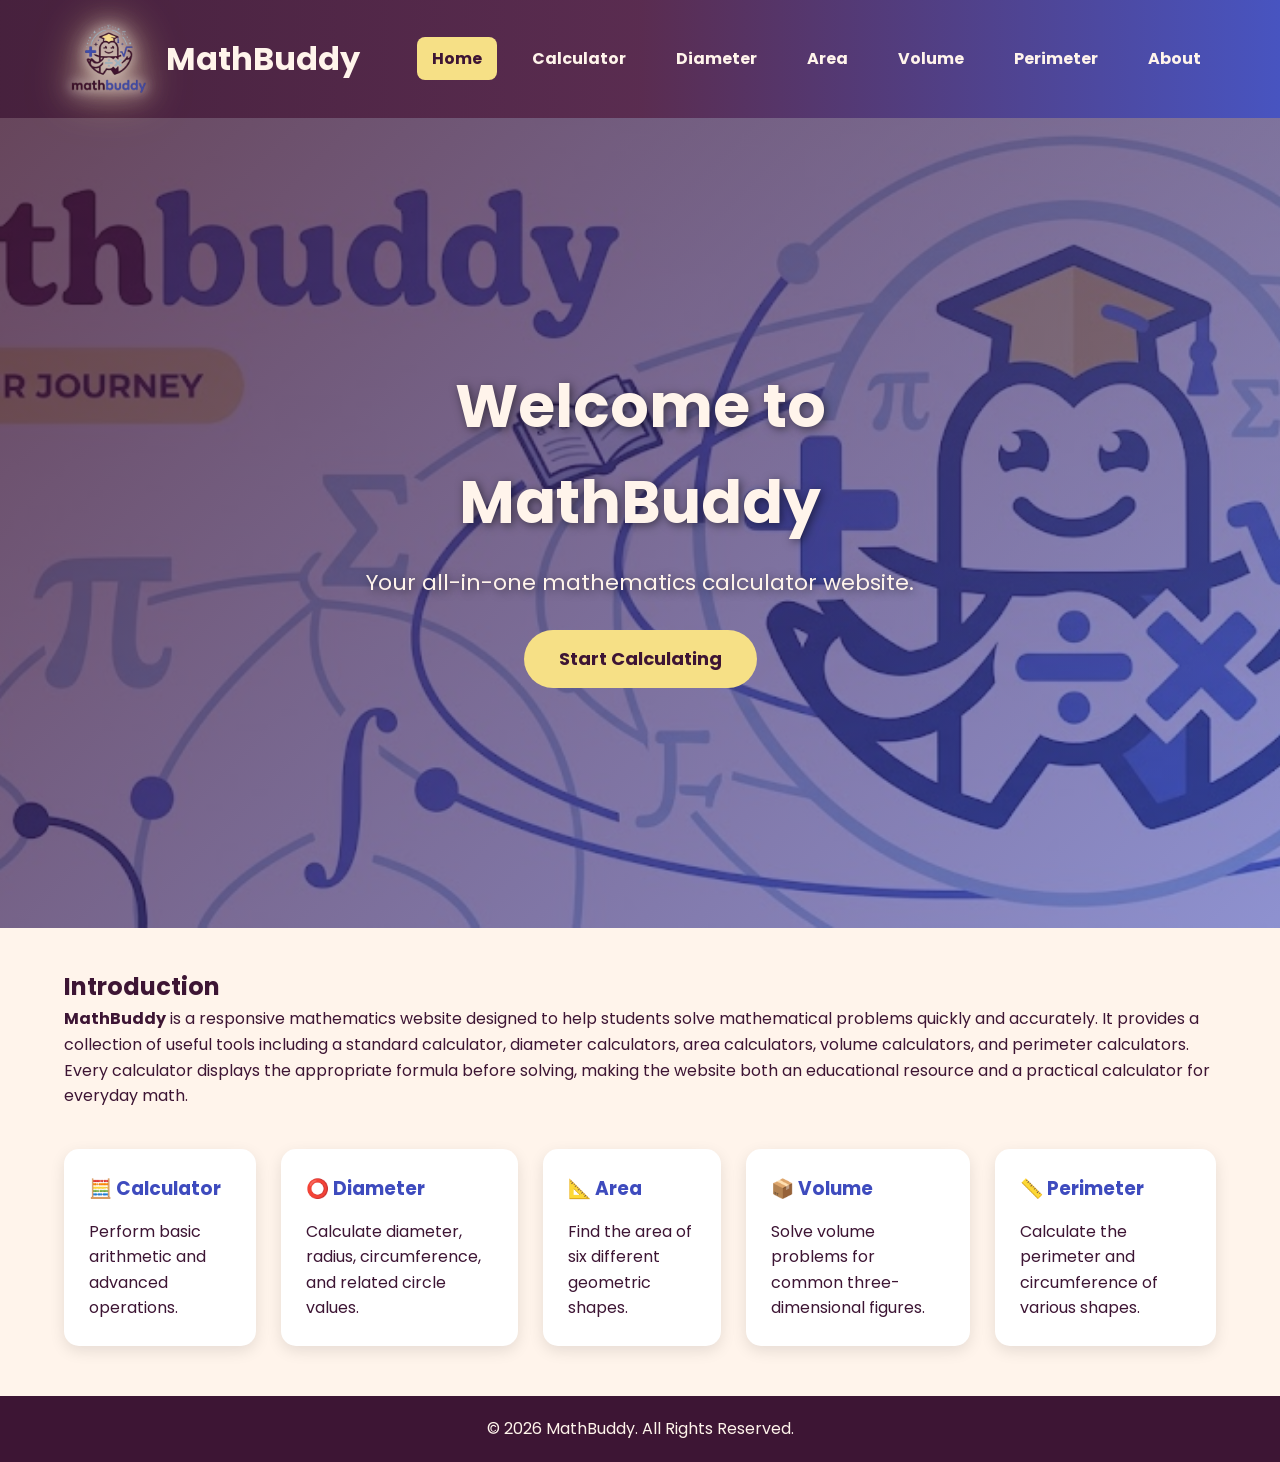
<file: index.html>
<!-- index.html -->
<!DOCTYPE html>
<html lang="en">
<head>
    <meta charset="UTF-8">
    <meta name="viewport" content="width=device-width, initial-scale=1.0">

    <title>MathBuddy | Home</title>

    <!-- Favicon -->
    <link rel="icon" type="image/png" href="favicon.png">
    <link rel="shortcut icon" href="img/favicon.png">

    <!-- Google Font -->
<link rel="preconnect" href="https://fonts.googleapis.com">
<link rel="preconnect" href="https://fonts.gstatic.com" crossorigin>
<link href="https://fonts.googleapis.com/css2?family=Poppins:wght@300;400;500;600;700;800&display=swap" rel="stylesheet">
    <!-- CSS -->
    <link rel="stylesheet" href="style.css">
</head>
<body>

    <!-- Navigation -->
    <header>
        <nav class="navbar">

            <!-- Website Logo -->
            <div class="logo">
                <img src="img/icon.png" alt="MathBuddy Logo">
                <span>MathBuddy</span>
            </div>

            <ul class="nav-links">
                <li><a href="index.html" class="active">Home</a></li>
                <li><a href="calculator.html">Calculator</a></li>
                <li><a href="diameter.html">Diameter</a></li>
                <li><a href="area.html">Area</a></li>
                <li><a href="volume.html">Volume</a></li>
                <li><a href="perimeter.html">Perimeter</a></li>
                <li><a href="about.html">About</a></li>
            </ul>
        </nav>
    </header>

    <!-- Banner -->
    <section class="banner">
        <div class="banner-content">
            <h1>Welcome to MathBuddy</h1>
            <p>Your all-in-one mathematics calculator website.</p>
            <a href="calculator.html" class="btn">Start Calculating</a>
        </div>
    </section>

    <!-- Introduction -->
    <section class="container">
        <h2>Introduction</h2>

        <p>
            <strong>MathBuddy</strong> is a responsive mathematics website
            designed to help students solve mathematical problems quickly and
            accurately. It provides a collection of useful tools including a
            standard calculator, diameter calculators, area calculators,
            volume calculators, and perimeter calculators.
        </p>

        <p>
            Every calculator displays the appropriate formula before solving,
            making the website both an educational resource and a practical
            calculator for everyday math.
        </p>
    </section>

    <!-- Features -->
    <section class="container cards">

        <div class="card">
            <h3>🧮 Calculator</h3>
            <p>
                Perform basic arithmetic and advanced operations.
            </p>
        </div>

        <div class="card">
            <h3>⭕ Diameter</h3>
            <p>
                Calculate diameter, radius, circumference, and related circle values.
            </p>
        </div>

        <div class="card">
            <h3>📐 Area</h3>
            <p>
                Find the area of six different geometric shapes.
            </p>
        </div>

        <div class="card">
            <h3>📦 Volume</h3>
            <p>
                Solve volume problems for common three-dimensional figures.
            </p>
        </div>

        <div class="card">
            <h3>📏 Perimeter</h3>
            <p>
                Calculate the perimeter and circumference of various shapes.
            </p>
        </div>

    </section>

    <!-- Footer -->
    <footer>
        <p>&copy; 2026 MathBuddy. All Rights Reserved.</p>
    </footer>

    <script src="script.js"></script>
</body>
</html>
</file>
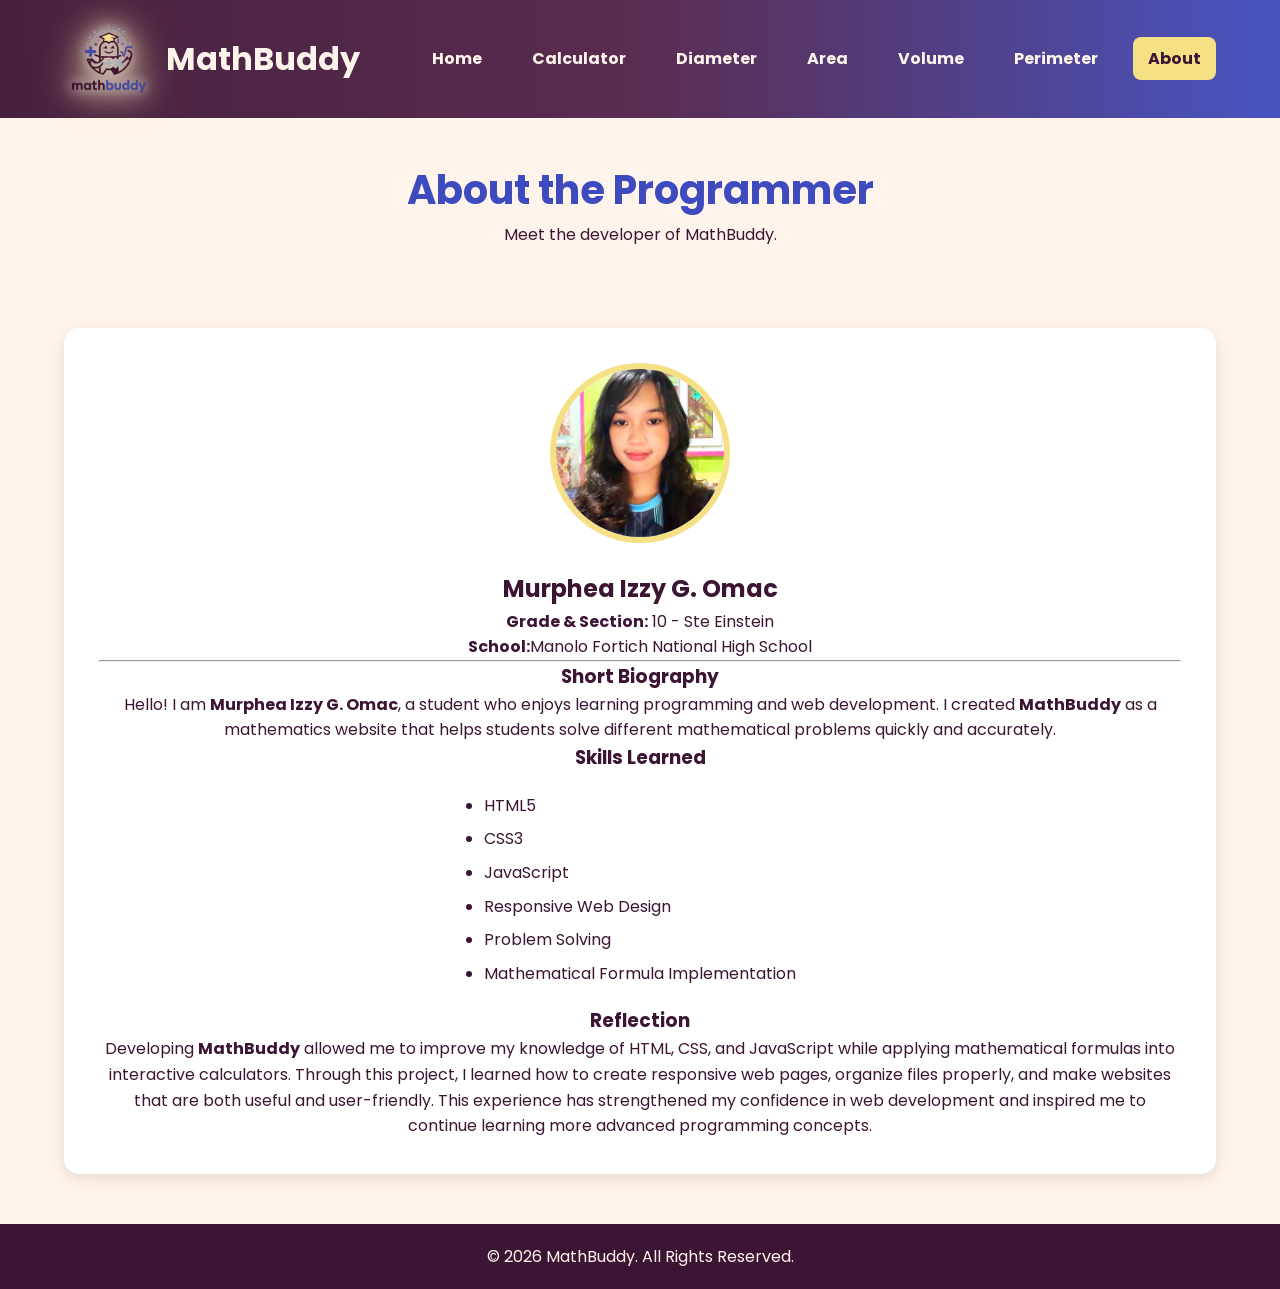
<file: about.html>
<!DOCTYPE html>
<html lang="en">
<head>
    <meta charset="UTF-8">
    <meta name="viewport" content="width=device-width, initial-scale=1.0">
    <title>MathBuddy | About</title>

    <!-- Favicon -->
    <link rel="icon" type="image/png" href="favicon.png">
    <link rel="shortcut icon" href="img/favicon.png">
<!-- Google Font -->
<link rel="preconnect" href="https://fonts.googleapis.com">
<link rel="preconnect" href="https://fonts.gstatic.com" crossorigin>
<link href="https://fonts.googleapis.com/css2?family=Poppins:wght@300;400;500;600;700;800&display=swap" rel="stylesheet">
    <link rel="stylesheet" href="style.css">
</head>
<body>

<header>
    <nav class="navbar">
        <div class="logo">
           <img src="img/icon.png" alt="MathBuddy Logo">
            <span>MathBuddy</span>
        </div>

        <ul class="nav-links">
            <li><a href="index.html">Home</a></li>
            <li><a href="calculator.html">Calculator</a></li>
            <li><a href="diameter.html">Diameter</a></li>
            <li><a href="area.html">Area</a></li>
            <li><a href="volume.html">Volume</a></li>
            <li><a href="perimeter.html">Perimeter</a></li>
            <li><a href="about.html" class="active">About</a></li>
        </ul>
    </nav>
</header>

<section class="page-title">
    <h1>About the Programmer</h1>
    <p>Meet the developer of MathBuddy.</p>
</section>

<div class="container">

    <div class="about-card">

        <img src="img/profile.jpg" alt="Programmer Picture" class="profile-img">

        <h2>Murphea Izzy G. Omac</h2>

        <p><strong>Grade & Section:</strong> 10 - Ste Einstein</p>

        <p><strong>School:</strong>Manolo Fortich National High School</p>

        <hr>

        <h3>Short Biography</h3>

        <p>
            Hello! I am <strong>Murphea Izzy G. Omac</strong>, a student who enjoys learning
            programming and web development. I created <strong>MathBuddy</strong>
            as a mathematics website that helps students solve different
            mathematical problems quickly and accurately.
        </p>

        <h3>Skills Learned</h3>

        <ul class="skills-list">
            <li>HTML5</li>
            <li>CSS3</li>
            <li>JavaScript</li>
            <li>Responsive Web Design</li>
            <li>Problem Solving</li>
            <li>Mathematical Formula Implementation</li>
        </ul>

        <h3>Reflection</h3>

        <p>
            Developing <strong>MathBuddy</strong> allowed me to improve my
            knowledge of HTML, CSS, and JavaScript while applying mathematical
            formulas into interactive calculators. Through this project, I learned
            how to create responsive web pages, organize files properly, and make
            websites that are both useful and user-friendly. This experience has
            strengthened my confidence in web development and inspired me to
            continue learning more advanced programming concepts.
        </p>

    </div>

</div>

<footer>
    <p>&copy; 2026 MathBuddy. All Rights Reserved.</p>
</footer>

<script src="script.js"></script>

</body>
</html>
</file>
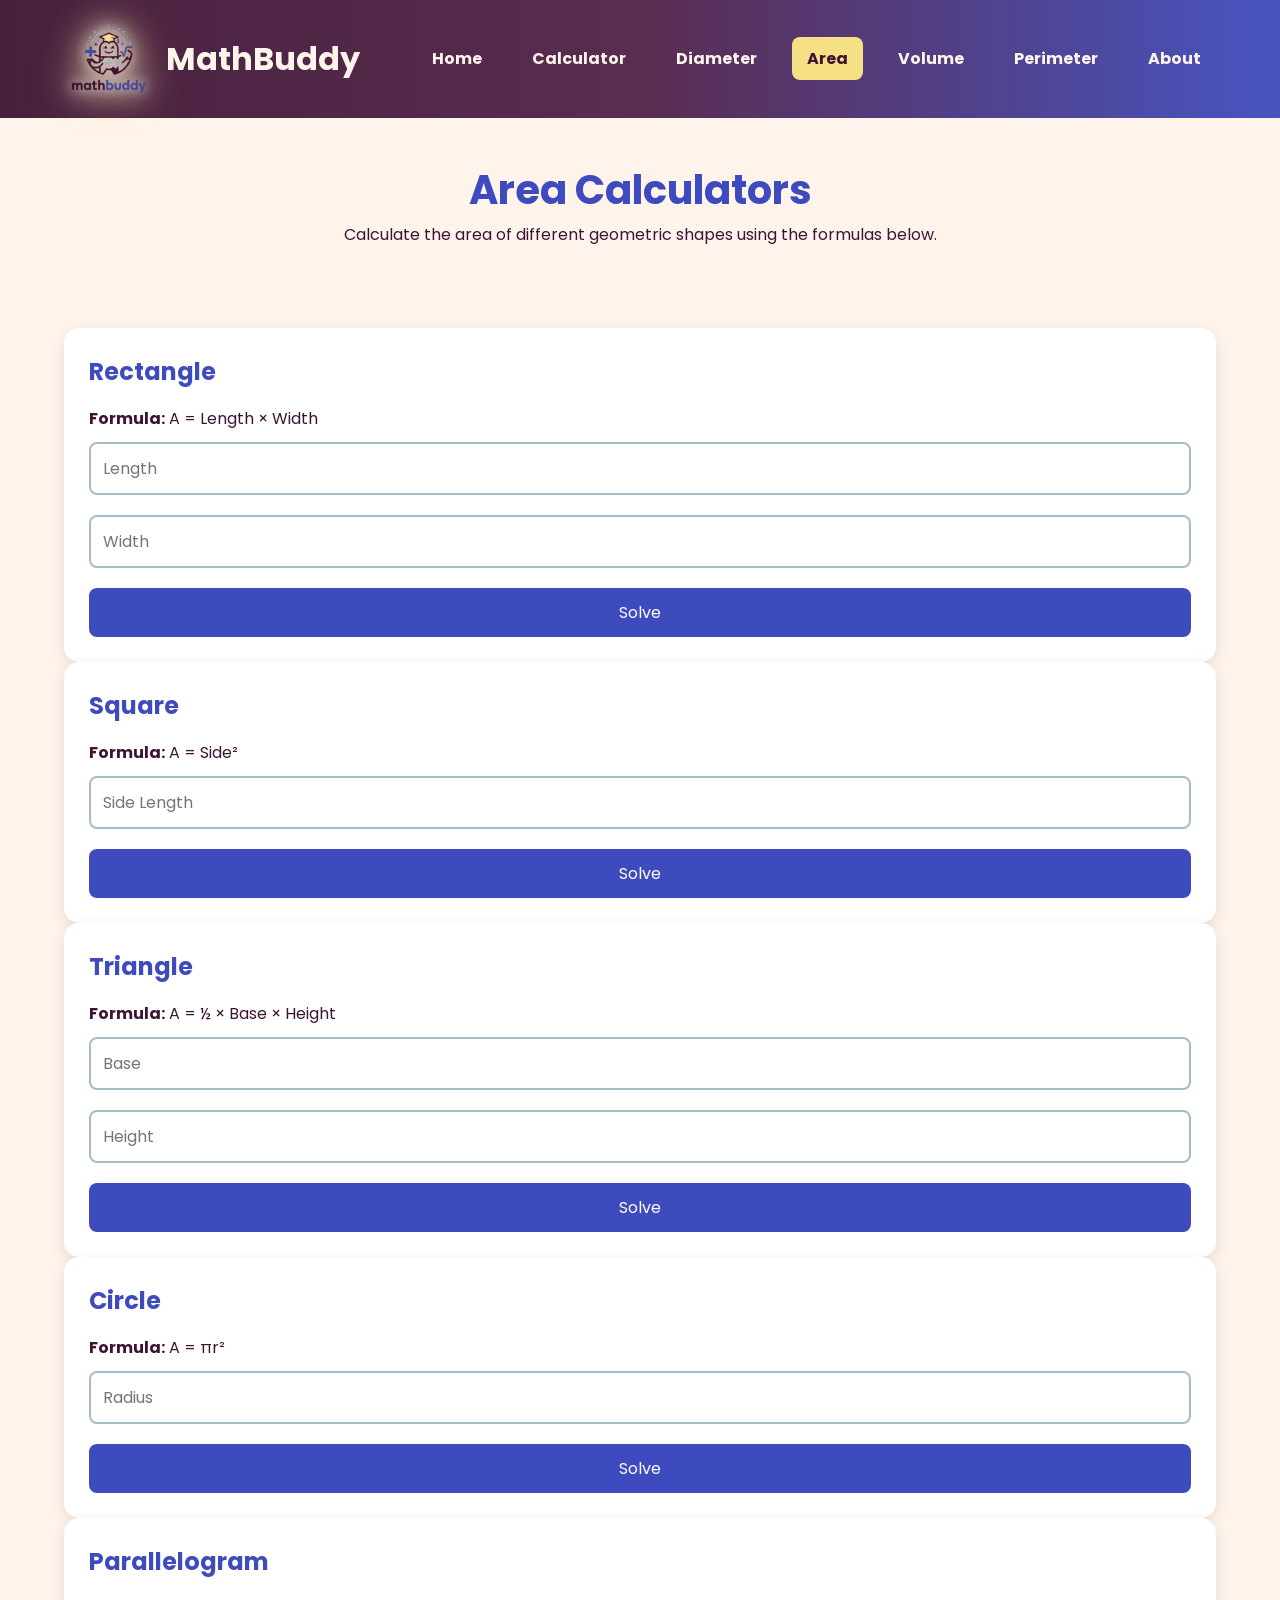
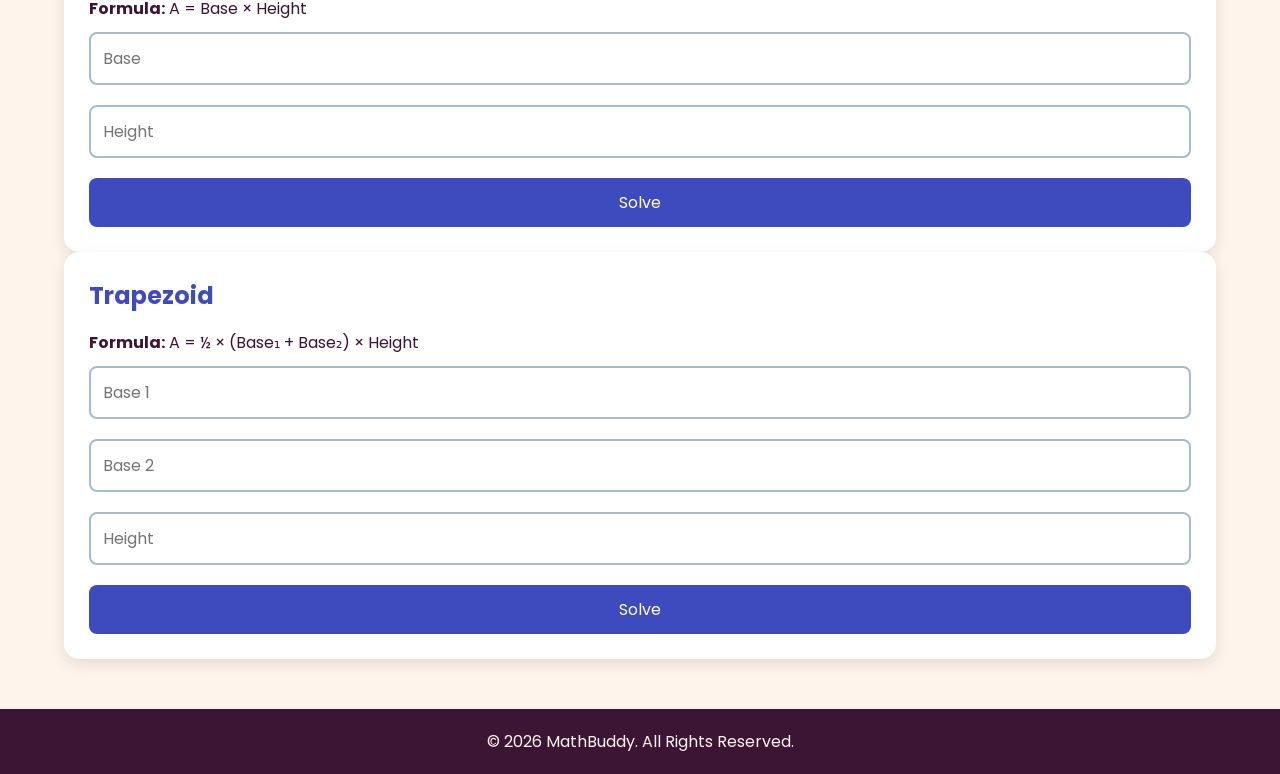
<file: area.html>
<!DOCTYPE html>
<html lang="en">
<head>
    <meta charset="UTF-8">
    <meta name="viewport" content="width=device-width, initial-scale=1.0">
    <title>MathBuddy | Area</title>

    <!-- Favicon -->
    <link rel="icon" type="image/png" href="favicon.png">
    <link rel="shortcut icon" href="img/favicon.png">
<!-- Google Font -->
<link rel="preconnect" href="https://fonts.googleapis.com">
<link rel="preconnect" href="https://fonts.gstatic.com" crossorigin>
<link href="https://fonts.googleapis.com/css2?family=Poppins:wght@300;400;500;600;700;800&display=swap" rel="stylesheet">
    <link rel="stylesheet" href="style.css">
</head>
<body>

<header>
    <nav class="navbar">
        <div class="logo">
            <img src="img/icon.png" alt="MathBuddy Logo">
            <span>MathBuddy</span>
        </div>

        <ul class="nav-links">
            <li><a href="index.html">Home</a></li>
            <li><a href="calculator.html">Calculator</a></li>
            <li><a href="diameter.html">Diameter</a></li>
            <li><a href="area.html" class="active">Area</a></li>
            <li><a href="volume.html">Volume</a></li>
            <li><a href="perimeter.html">Perimeter</a></li>
            <li><a href="about.html">About</a></li>
        </ul>
    </nav>
</header>

<section class="page-title">
    <h1>Area Calculators</h1>
    <p>Calculate the area of different geometric shapes using the formulas below.</p>
</section>

<div class="container">

    <!-- Rectangle -->
    <div class="card">
        <h2>Rectangle</h2>
        <p><strong>Formula:</strong> A = Length × Width</p>

        <input type="number" id="rectLength" placeholder="Length">
        <input type="number" id="rectWidth" placeholder="Width">

        <button onclick="rectangleArea()">Solve</button>

        <p id="rectangleAreaResult"></p>
    </div>

    <!-- Square -->
    <div class="card">
        <h2>Square</h2>
        <p><strong>Formula:</strong> A = Side²</p>

        <input type="number" id="squareSide" placeholder="Side Length">

        <button onclick="squareArea()">Solve</button>

        <p id="squareAreaResult"></p>
    </div>

    <!-- Triangle -->
    <div class="card">
        <h2>Triangle</h2>
        <p><strong>Formula:</strong> A = ½ × Base × Height</p>

        <input type="number" id="triangleBase" placeholder="Base">
        <input type="number" id="triangleHeight" placeholder="Height">

        <button onclick="triangleArea()">Solve</button>

        <p id="triangleAreaResult"></p>
    </div>

    <!-- Circle -->
    <div class="card">
        <h2>Circle</h2>
        <p><strong>Formula:</strong> A = πr²</p>

        <input type="number" id="circleRadius" placeholder="Radius">

        <button onclick="circleArea()">Solve</button>

        <p id="circleAreaOutput"></p>
    </div>

    <!-- Parallelogram -->
    <div class="card">
        <h2>Parallelogram</h2>
        <p><strong>Formula:</strong> A = Base × Height</p>

        <input type="number" id="paraBase" placeholder="Base">
        <input type="number" id="paraHeight" placeholder="Height">

        <button onclick="parallelogramArea()">Solve</button>

        <p id="parallelogramAreaResult"></p>
    </div>

    <!-- Trapezoid -->
    <div class="card">
        <h2>Trapezoid</h2>
        <p><strong>Formula:</strong> A = ½ × (Base₁ + Base₂) × Height</p>

        <input type="number" id="trapBase1" placeholder="Base 1">
        <input type="number" id="trapBase2" placeholder="Base 2">
        <input type="number" id="trapHeight" placeholder="Height">

        <button onclick="trapezoidArea()">Solve</button>

        <p id="trapezoidAreaResult"></p>
    </div>

</div>

<footer>
    <p>&copy; 2026 MathBuddy. All Rights Reserved.</p>
</footer>

<script src="script.js"></script>

</body>
</html>
</file>
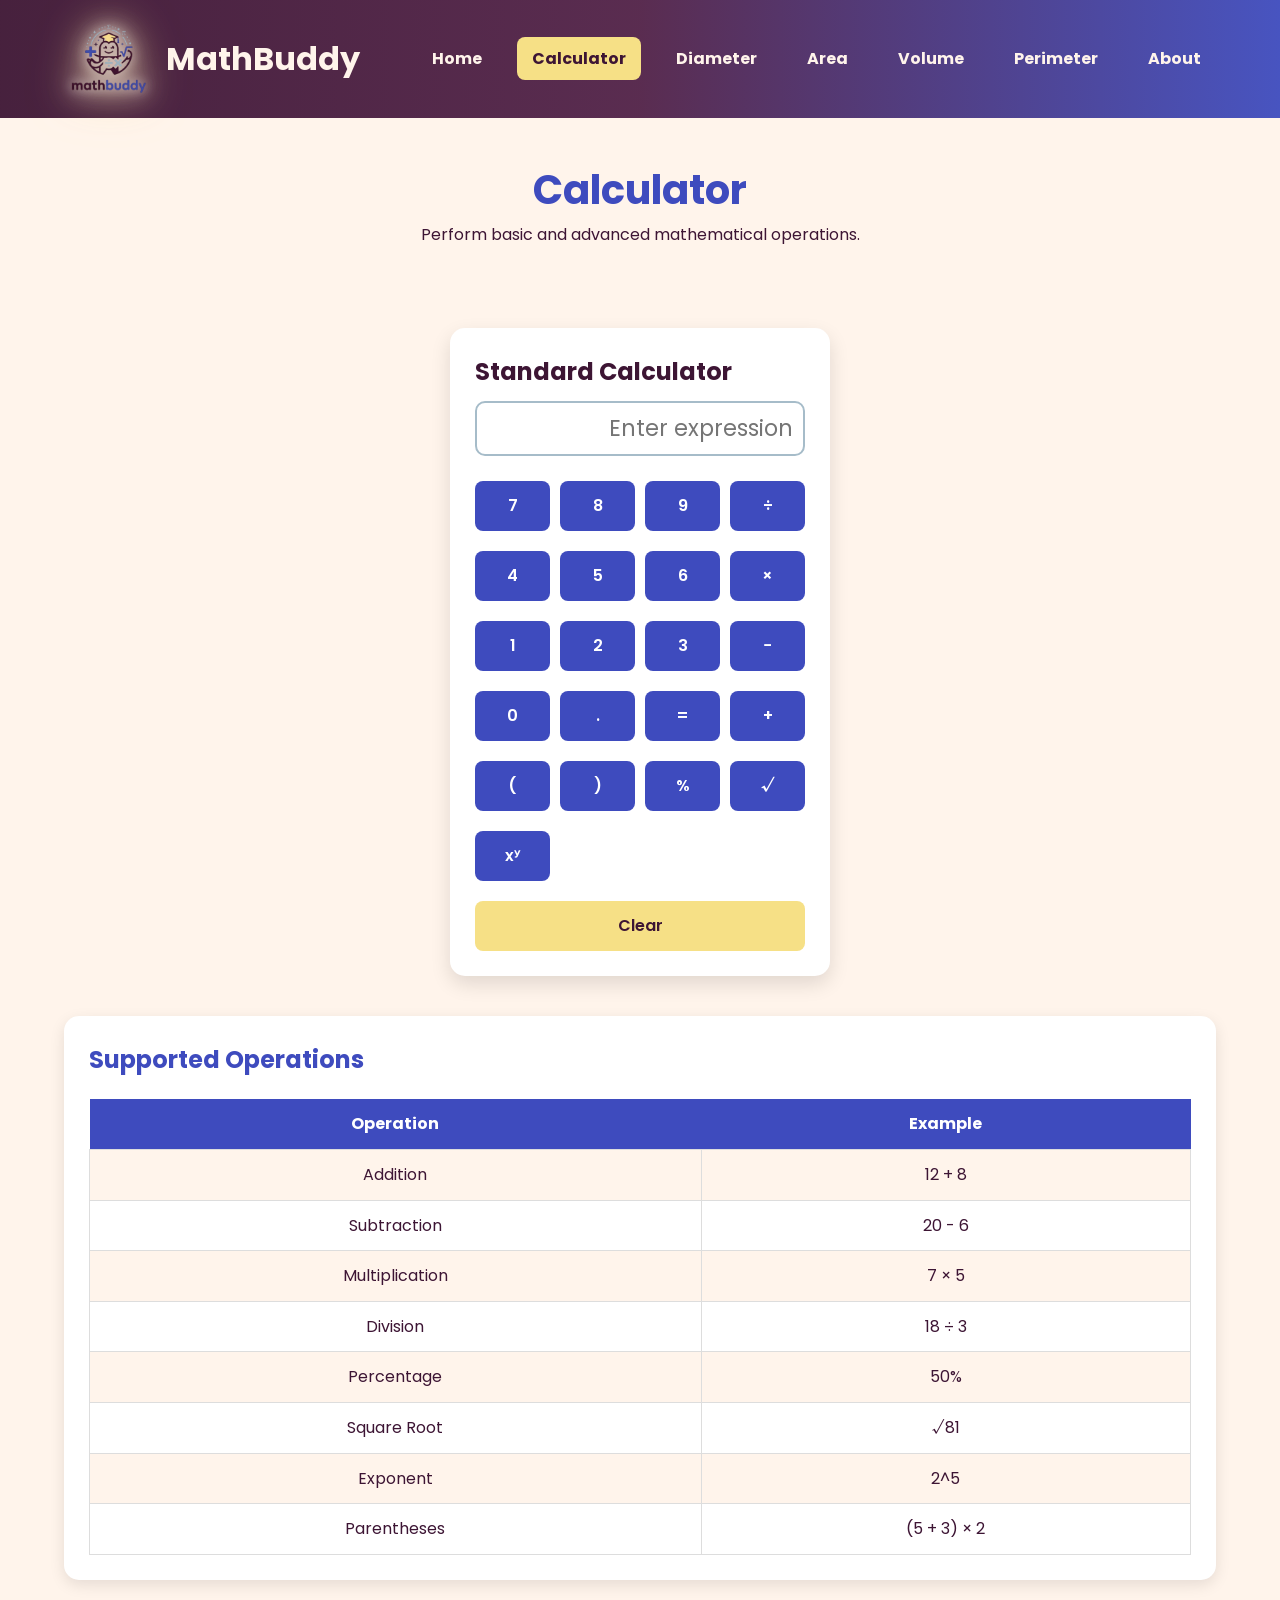
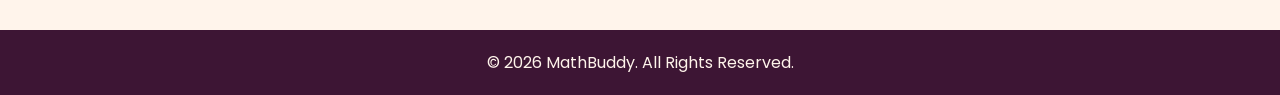
<file: calculator.html>
<!DOCTYPE html>
<html lang="en">
<head>
    <meta charset="UTF-8">
    <meta name="viewport" content="width=device-width, initial-scale=1.0">
    <title>MathBuddy | Calculator</title>

    <!-- Favicon -->
    <link rel="icon" type="image/png" href="favicon.png">
    <link rel="shortcut icon" href="img/favicon.png">
<!-- Google Font -->
<link rel="preconnect" href="https://fonts.googleapis.com">
<link rel="preconnect" href="https://fonts.gstatic.com" crossorigin>
<link href="https://fonts.googleapis.com/css2?family=Poppins:wght@300;400;500;600;700;800&display=swap" rel="stylesheet">
    <link rel="stylesheet" href="style.css">
</head>
<body>

<header>
    <nav class="navbar">
        <div class="logo">
            <img src="img/icon.png" alt="MathBuddy Logo">
            <span>MathBuddy</span>
        </div>

        <ul class="nav-links">
            <li><a href="index.html">Home</a></li>
            <li><a href="calculator.html" class="active">Calculator</a></li>
            <li><a href="diameter.html">Diameter</a></li>
            <li><a href="area.html">Area</a></li>
            <li><a href="volume.html">Volume</a></li>
            <li><a href="perimeter.html">Perimeter</a></li>
            <li><a href="about.html">About</a></li>
        </ul>
    </nav>
</header>

<section class="page-title">
    <h1>Calculator</h1>
    <p>Perform basic and advanced mathematical operations.</p>
</section>

<div class="container">

    <!-- Calculator -->
    <div class="calculator-card">

        <h2>Standard Calculator</h2>

        <input
            type="text"
            id="calcDisplay"
            class="display"
            placeholder="Enter expression">

        <div class="calculator-grid">

            <button onclick="appendValue('7')">7</button>
            <button onclick="appendValue('8')">8</button>
            <button onclick="appendValue('9')">9</button>
            <button onclick="appendValue('/')">÷</button>

            <button onclick="appendValue('4')">4</button>
            <button onclick="appendValue('5')">5</button>
            <button onclick="appendValue('6')">6</button>
            <button onclick="appendValue('*')">×</button>

            <button onclick="appendValue('1')">1</button>
            <button onclick="appendValue('2')">2</button>
            <button onclick="appendValue('3')">3</button>
            <button onclick="appendValue('-')">−</button>

            <button onclick="appendValue('0')">0</button>
            <button onclick="appendValue('.')">.</button>
            <button onclick="calculate()">=</button>
            <button onclick="appendValue('+')">+</button>

            <button onclick="appendValue('(')">(</button>
            <button onclick="appendValue(')')">)</button>
            <button onclick="percentage()">%</button>
            <button onclick="squareRoot()">√</button>

            <button onclick="appendValue('**')">xʸ</button>

            <button class="clear-btn" onclick="clearDisplay()">Clear</button>

        </div>

    </div>

</div>

<!-- Operations Table -->
<div class="container">

    <div class="card">

        <h2>Supported Operations</h2>

        <table class="formula-table">

            <tr>
                <th>Operation</th>
                <th>Example</th>
            </tr>

            <tr><td>Addition</td><td>12 + 8</td></tr>
            <tr><td>Subtraction</td><td>20 - 6</td></tr>
            <tr><td>Multiplication</td><td>7 × 5</td></tr>
            <tr><td>Division</td><td>18 ÷ 3</td></tr>
            <tr><td>Percentage</td><td>50%</td></tr>
            <tr><td>Square Root</td><td>√81</td></tr>
            <tr><td>Exponent</td><td>2^5</td></tr>
            <tr><td>Parentheses</td><td>(5 + 3) × 2</td></tr>

        </table>

    </div>

</div>

</div>

<footer>
    <p>&copy; 2026 MathBuddy. All Rights Reserved.</p>
</footer>

<script src="script.js"></script>

</body>
</html>
</file>
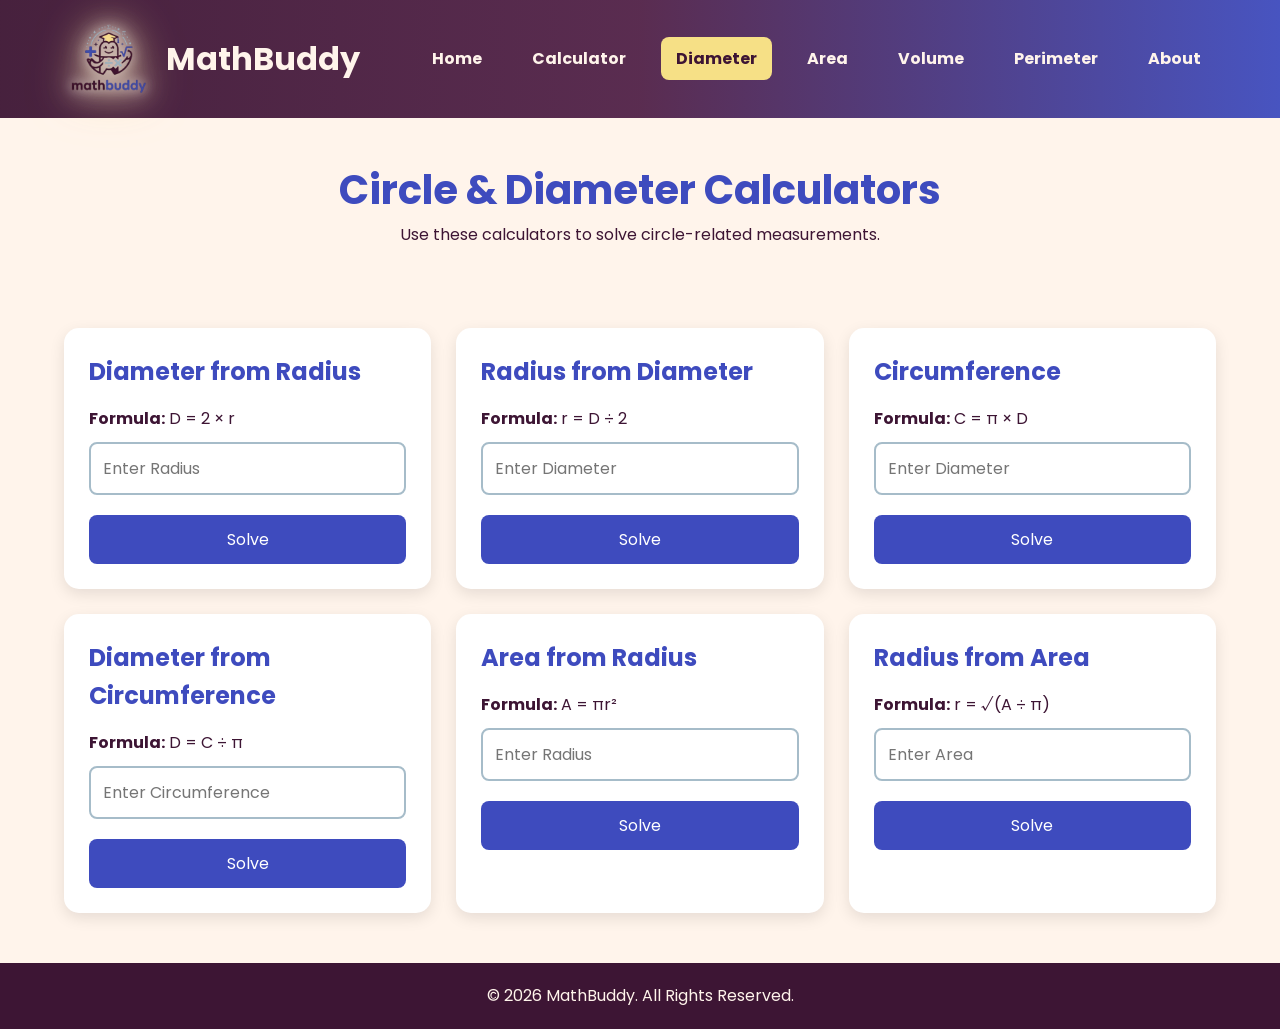
<file: diameter.html>
<!DOCTYPE html>
<html lang="en">
<head>
    <meta charset="UTF-8">
    <meta name="viewport" content="width=device-width, initial-scale=1.0">
    <title>MathBuddy | Diameter</title>

    <!-- Favicon -->
    <link rel="icon" type="image/png" href="favicon.png">
    <link rel="shortcut icon" href="img/favicon.png">

    <!-- Google Font -->
    <link rel="preconnect" href="https://fonts.googleapis.com">
    <link rel="preconnect" href="https://fonts.gstatic.com" crossorigin>
    <link href="https://fonts.googleapis.com/css2?family=Poppins:wght@300;400;500;600;700;800&display=swap" rel="stylesheet">

    <link rel="stylesheet" href="style.css">
</head>
<body>

<header>
    <nav class="navbar">
        <div class="logo">
            <img src="img/icon.png" alt="MathBuddy Logo">
            <span>MathBuddy</span>
        </div>

        <ul class="nav-links">
            <li><a href="index.html">Home</a></li>
            <li><a href="calculator.html">Calculator</a></li>
            <li><a href="diameter.html" class="active">Diameter</a></li>
            <li><a href="area.html">Area</a></li>
            <li><a href="volume.html">Volume</a></li>
            <li><a href="perimeter.html">Perimeter</a></li>
            <li><a href="about.html">About</a></li>
        </ul>
    </nav>
</header>

<section class="page-title">
    <h1>Circle & Diameter Calculators</h1>
    <p>Use these calculators to solve circle-related measurements.</p>
</section>

<div class="container">

    <div class="card-grid">

        <!-- Diameter from Radius -->
        <div class="card">
            <h2>Diameter from Radius</h2>

            <p><strong>Formula:</strong> D = 2 × r</p>

            <input type="number" id="radius1" placeholder="Enter Radius">

            <button onclick="diameterFromRadius()">Solve</button>

            <p id="diameterResult"></p>
        </div>

        <!-- Radius from Diameter -->
        <div class="card">
            <h2>Radius from Diameter</h2>

            <p><strong>Formula:</strong> r = D ÷ 2</p>

            <input type="number" id="diameter1" placeholder="Enter Diameter">

            <button onclick="radiusFromDiameter()">Solve</button>

            <p id="radiusResult"></p>
        </div>

        <!-- Circumference -->
        <div class="card">
            <h2>Circumference</h2>

            <p><strong>Formula:</strong> C = π × D</p>

            <input type="number" id="diameter2" placeholder="Enter Diameter">

            <button onclick="circumferenceFromDiameter()">Solve</button>

            <p id="circumferenceResult"></p>
        </div>

        <!-- Diameter from Circumference -->
        <div class="card">
            <h2>Diameter from Circumference</h2>

            <p><strong>Formula:</strong> D = C ÷ π</p>

            <input type="number" id="circumference1" placeholder="Enter Circumference">

            <button onclick="diameterFromCircumference()">Solve</button>

            <p id="diameterCircResult"></p>
        </div>

        <!-- Area from Radius -->
        <div class="card">
            <h2>Area from Radius</h2>

            <p><strong>Formula:</strong> A = πr²</p>

            <input type="number" id="radius2" placeholder="Enter Radius">

            <button onclick="areaFromRadius()">Solve</button>

            <p id="circleAreaResult"></p>
        </div>

        <!-- Radius from Area -->
        <div class="card">
            <h2>Radius from Area</h2>

            <p><strong>Formula:</strong> r = √(A ÷ π)</p>

            <input type="number" id="circleArea" placeholder="Enter Area">

            <button onclick="radiusFromArea()">Solve</button>

            <p id="radiusAreaResult"></p>
        </div>

    </div>

</div>

<footer>
    <p>&copy; 2026 MathBuddy. All Rights Reserved.</p>
</footer>

<script src="script.js"></script>

</body>
</html>
</file>
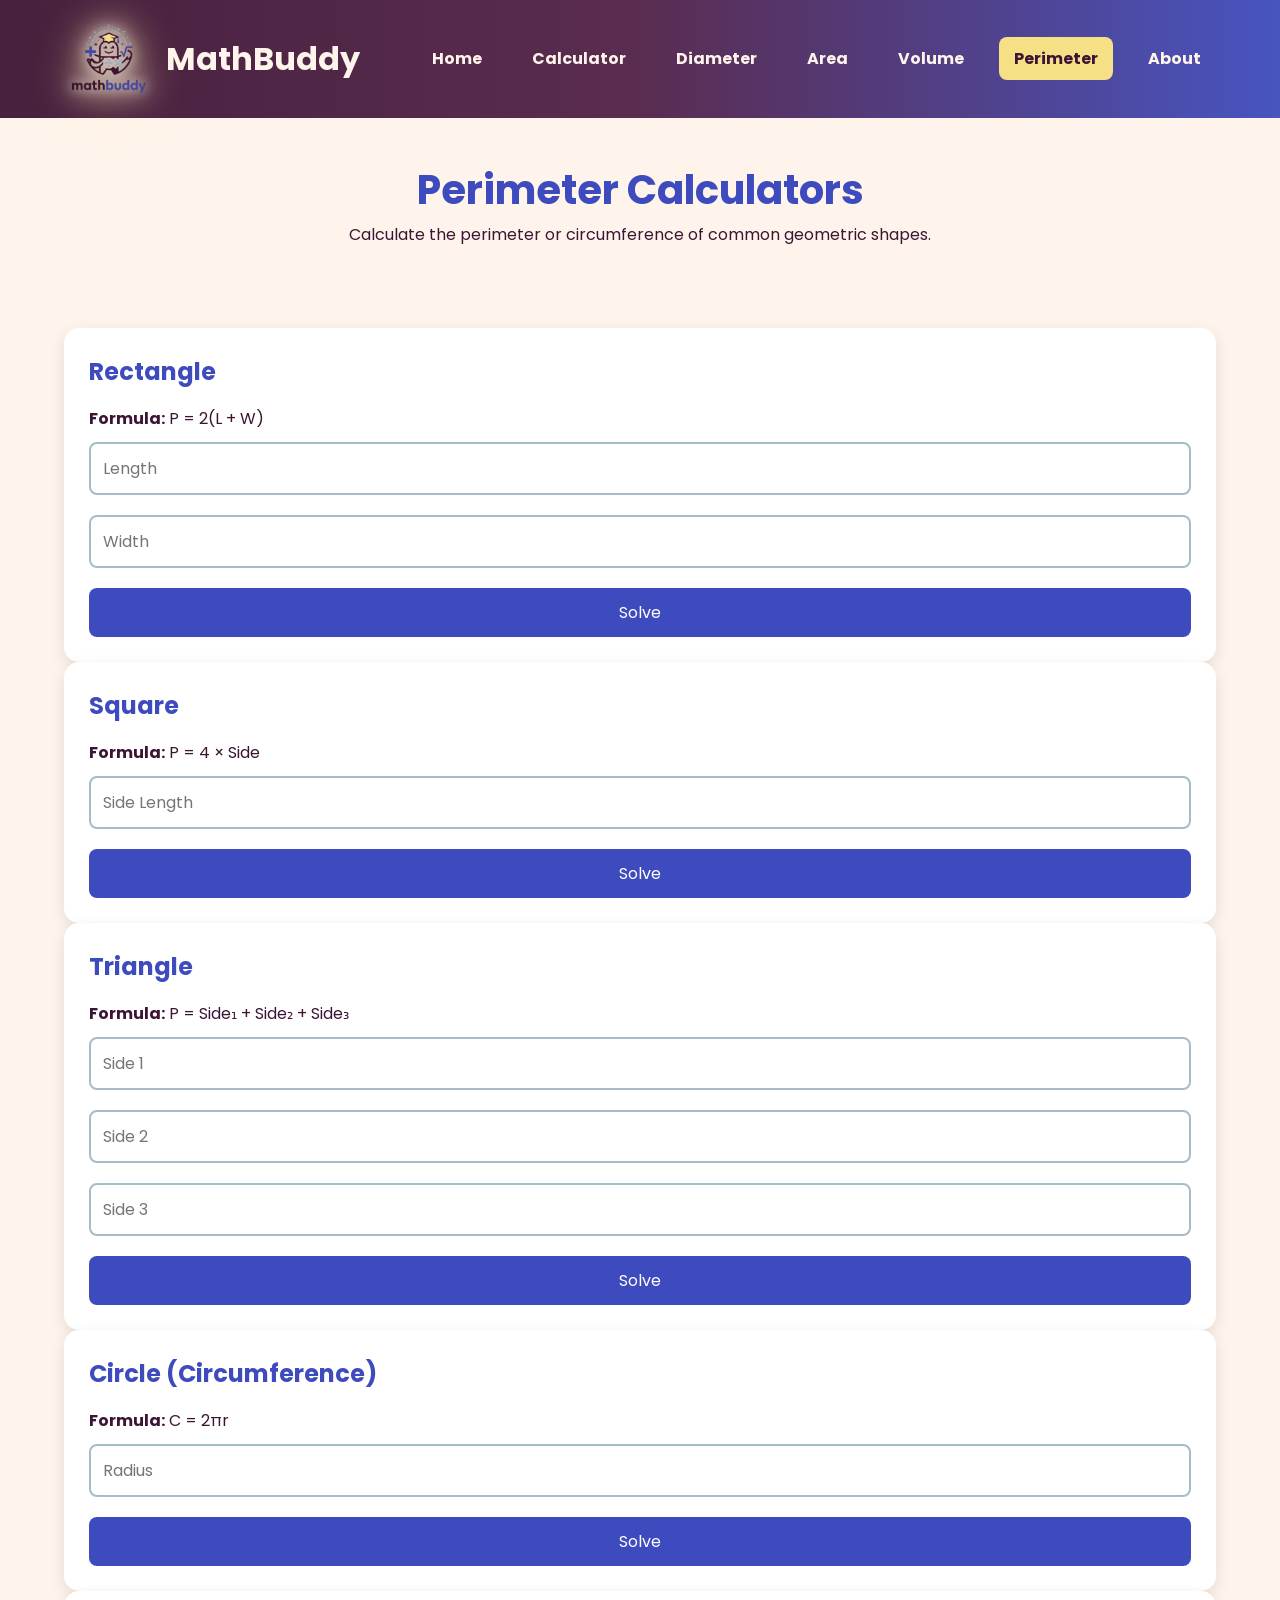
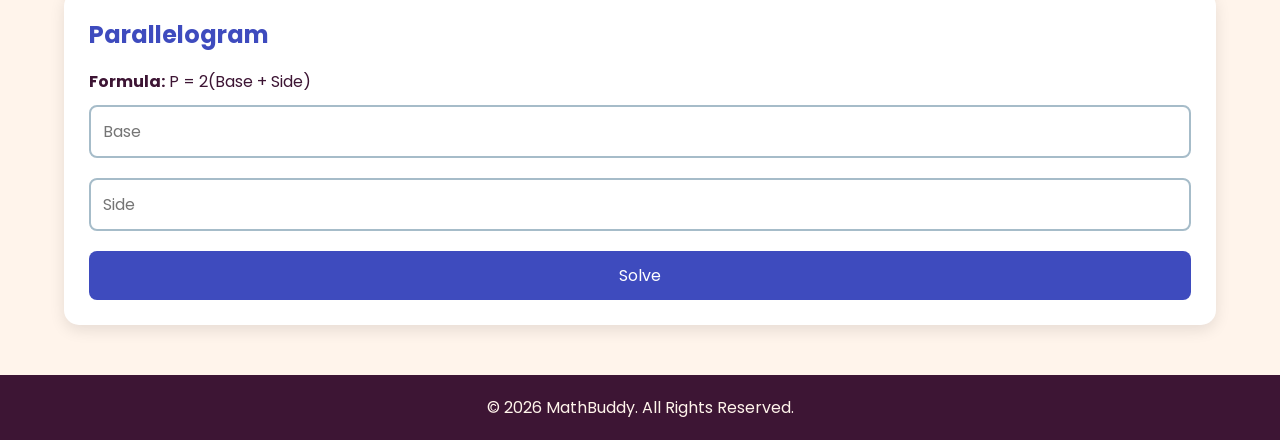
<file: perimeter.html>
<!DOCTYPE html>
<html lang="en">
<head>
    <meta charset="UTF-8">
    <meta name="viewport" content="width=device-width, initial-scale=1.0">
    <title>MathBuddy | Perimeter</title>

    <!-- Favicon -->
    <link rel="icon" type="image/png" href="favicon.png">
    <link rel="shortcut icon" href="img/favicon.png">
<!-- Google Font -->
<link rel="preconnect" href="https://fonts.googleapis.com">
<link rel="preconnect" href="https://fonts.gstatic.com" crossorigin>
<link href="https://fonts.googleapis.com/css2?family=Poppins:wght@300;400;500;600;700;800&display=swap" rel="stylesheet">
    <link rel="stylesheet" href="style.css">
</head>
<body>

<header>
    <nav class="navbar">
        <div class="logo">
            <img src="img/icon.png" alt="MathBuddy Logo">
            <span>MathBuddy</span>
        </div>

        <ul class="nav-links">
            <li><a href="index.html">Home</a></li>
            <li><a href="calculator.html">Calculator</a></li>
            <li><a href="diameter.html">Diameter</a></li>
            <li><a href="area.html">Area</a></li>
            <li><a href="volume.html">Volume</a></li>
            <li><a href="perimeter.html" class="active">Perimeter</a></li>
            <li><a href="about.html">About</a></li>
        </ul>
    </nav>
</header>

<section class="page-title">
    <h1>Perimeter Calculators</h1>
    <p>Calculate the perimeter or circumference of common geometric shapes.</p>
</section>

<div class="container">

    <!-- Rectangle -->
    <div class="card">
        <h2>Rectangle</h2>

        <p><strong>Formula:</strong> P = 2(L + W)</p>

        <input type="number" id="rectPerLength" placeholder="Length">
        <input type="number" id="rectPerWidth" placeholder="Width">

        <button onclick="rectanglePerimeter()">Solve</button>

        <p id="rectanglePerimeterResult"></p>
    </div>

    <!-- Square -->
    <div class="card">
        <h2>Square</h2>

        <p><strong>Formula:</strong> P = 4 × Side</p>

        <input type="number" id="squarePerSide" placeholder="Side Length">

        <button onclick="squarePerimeter()">Solve</button>

        <p id="squarePerimeterResult"></p>
    </div>

    <!-- Triangle -->
    <div class="card">
        <h2>Triangle</h2>

        <p><strong>Formula:</strong> P = Side₁ + Side₂ + Side₃</p>

        <input type="number" id="triSide1" placeholder="Side 1">
        <input type="number" id="triSide2" placeholder="Side 2">
        <input type="number" id="triSide3" placeholder="Side 3">

        <button onclick="trianglePerimeter()">Solve</button>

        <p id="trianglePerimeterResult"></p>
    </div>

    <!-- Circle -->
    <div class="card">
        <h2>Circle (Circumference)</h2>

        <p><strong>Formula:</strong> C = 2πr</p>

        <input type="number" id="circlePerRadius" placeholder="Radius">

        <button onclick="circleCircumference()">Solve</button>

        <p id="circlePerimeterResult"></p>
    </div>

    <!-- Parallelogram -->
    <div class="card">
        <h2>Parallelogram</h2>

        <p><strong>Formula:</strong> P = 2(Base + Side)</p>

        <input type="number" id="paraBasePer" placeholder="Base">
        <input type="number" id="paraSidePer" placeholder="Side">

        <button onclick="parallelogramPerimeter()">Solve</button>

        <p id="parallelogramPerimeterResult"></p>
    </div>

</div>

<footer>
    <p>&copy; 2026 MathBuddy. All Rights Reserved.</p>
</footer>

<script src="script.js"></script>

</body>
</html>
</file>
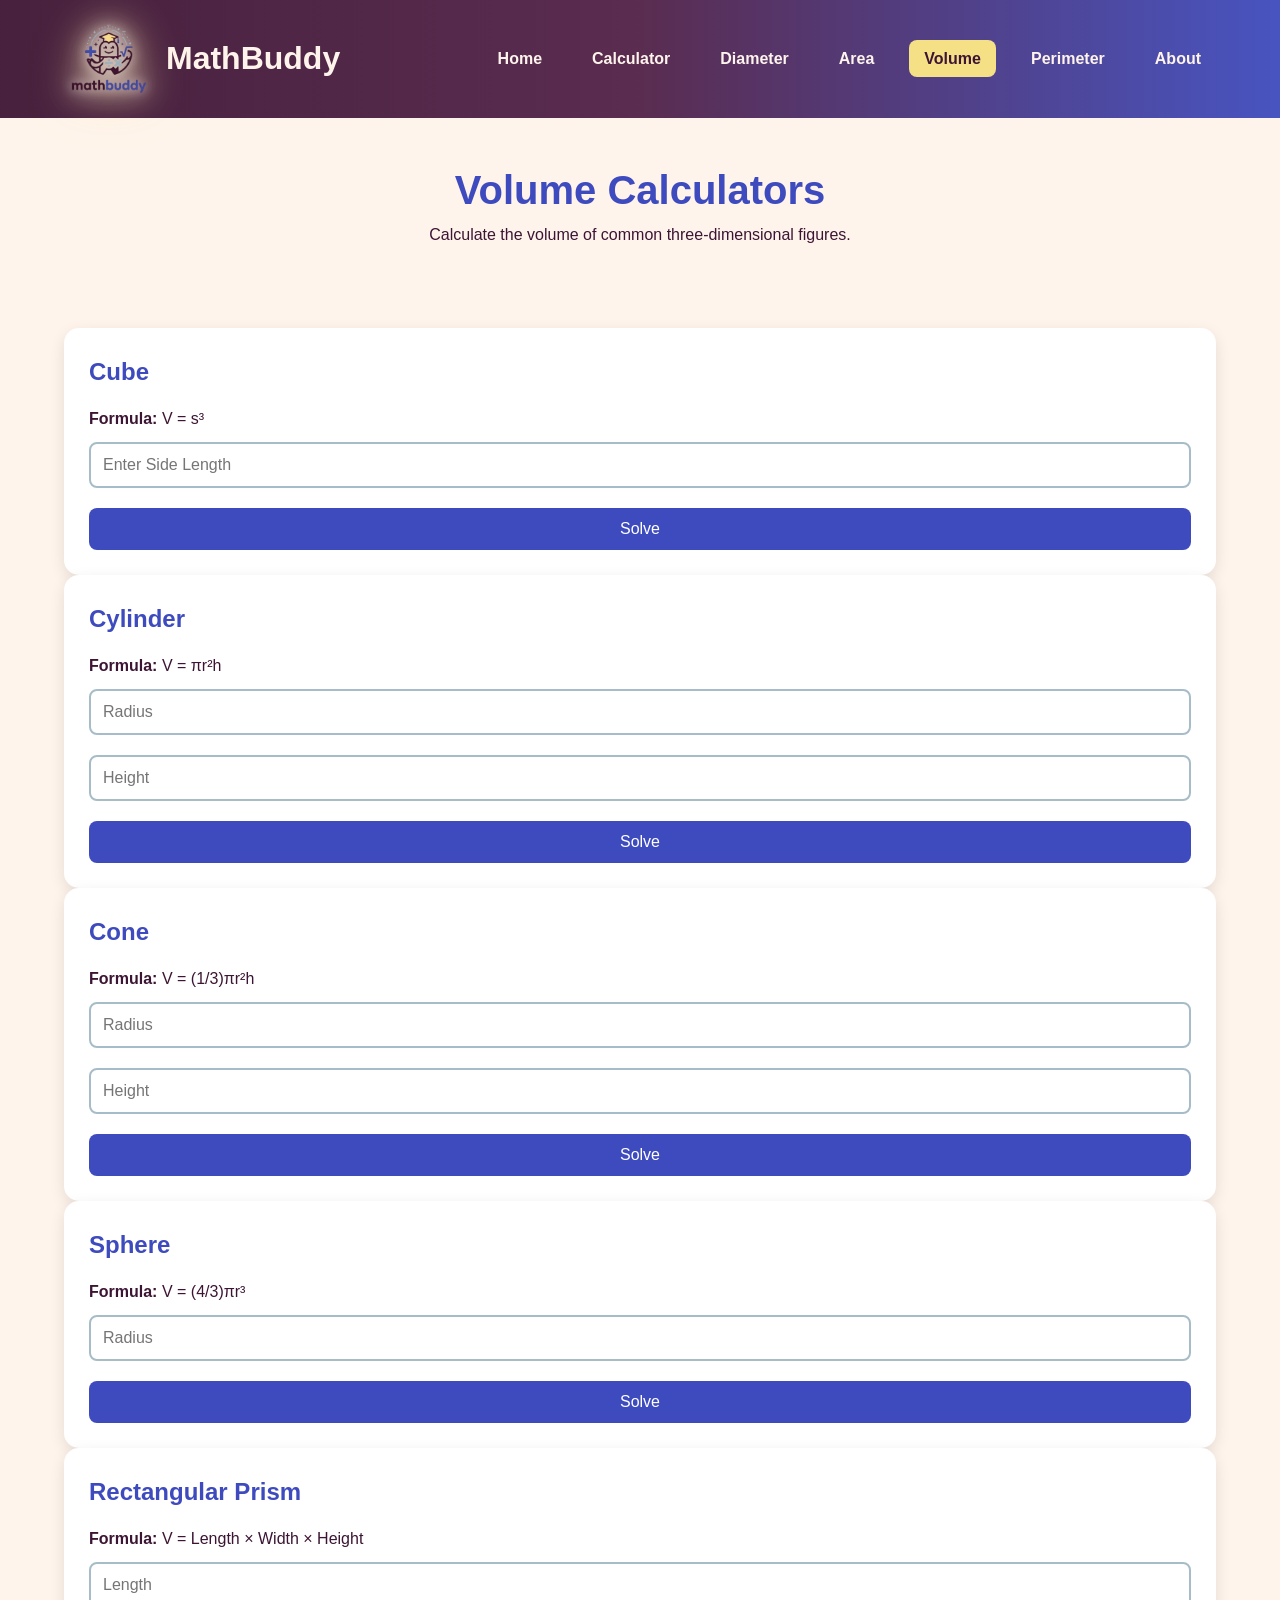
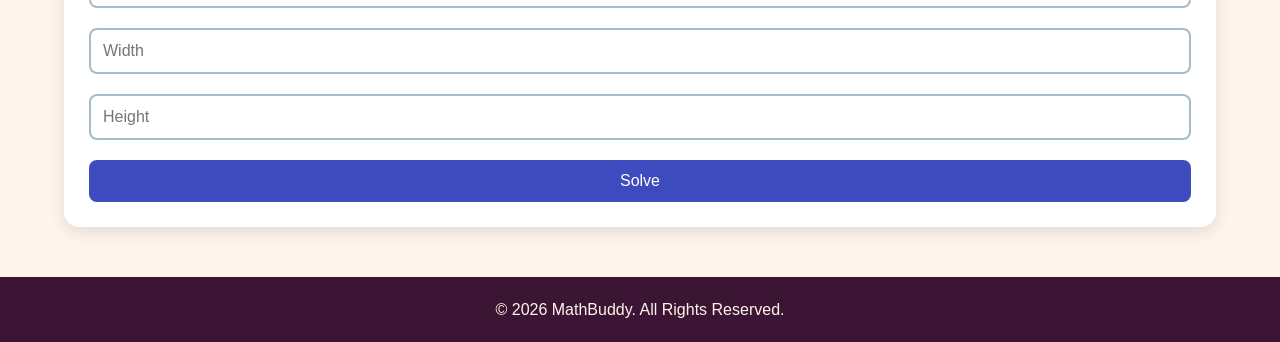
<file: volume.html>
<!DOCTYPE html>
<html lang="en">
<head>
    <meta charset="UTF-8">
    <meta name="viewport" content="width=device-width, initial-scale=1.0">
    <title>MathBuddy | Volume</title>

    <!-- Favicon -->
    <link rel="icon" type="image/png" href="favicon.png">
    <link rel="shortcut icon" href="img/favicon.png">

    <link rel="stylesheet" href="style.css">
</head>
<body>

<header>
    <nav class="navbar">
        <div class="logo">
            <img src="img/icon.png" alt="MathBuddy Logo">
            <span>MathBuddy</span>
        </div>

        <ul class="nav-links">
            <li><a href="index.html">Home</a></li>
            <li><a href="calculator.html">Calculator</a></li>
            <li><a href="diameter.html">Diameter</a></li>
            <li><a href="area.html">Area</a></li>
            <li><a href="volume.html" class="active">Volume</a></li>
            <li><a href="perimeter.html">Perimeter</a></li>
            <li><a href="about.html">About</a></li>
        </ul>
    </nav>
</header>

<section class="page-title">
    <h1>Volume Calculators</h1>
    <p>Calculate the volume of common three-dimensional figures.</p>
</section>

<div class="container">

    <!-- Cube -->
    <div class="card">
        <h2>Cube</h2>

        <p><strong>Formula:</strong> V = s³</p>

        <input type="number" id="cubeSide" placeholder="Enter Side Length">

        <button onclick="cubeVolume()">Solve</button>

        <p id="cubeResult"></p>
    </div>

    <!-- Cylinder -->
    <div class="card">
        <h2>Cylinder</h2>

        <p><strong>Formula:</strong> V = πr²h</p>

        <input type="number" id="cylinderRadius" placeholder="Radius">
        <input type="number" id="cylinderHeight" placeholder="Height">

        <button onclick="cylinderVolume()">Solve</button>

        <p id="cylinderResult"></p>
    </div>

    <!-- Cone -->
    <div class="card">
        <h2>Cone</h2>

        <p><strong>Formula:</strong> V = (1/3)πr²h</p>

        <input type="number" id="coneRadius" placeholder="Radius">
        <input type="number" id="coneHeight" placeholder="Height">

        <button onclick="coneVolume()">Solve</button>

        <p id="coneResult"></p>
    </div>

    <!-- Sphere -->
    <div class="card">
        <h2>Sphere</h2>

        <p><strong>Formula:</strong> V = (4/3)πr³</p>

        <input type="number" id="sphereRadius" placeholder="Radius">

        <button onclick="sphereVolume()">Solve</button>

        <p id="sphereResult"></p>
    </div>

    <!-- Rectangular Prism -->
    <div class="card">
        <h2>Rectangular Prism</h2>

        <p><strong>Formula:</strong> V = Length × Width × Height</p>

        <input type="number" id="prismLength" placeholder="Length">
        <input type="number" id="prismWidth" placeholder="Width">
        <input type="number" id="prismHeight" placeholder="Height">

        <button onclick="prismVolume()">Solve</button>

        <p id="prismResult"></p>
    </div>

</div>

<footer>
    <p>&copy; 2026 MathBuddy. All Rights Reserved.</p>
</footer>

<script src="script.js"></script>

</body>
</html>
</file>
<file: style.css>
*{
    margin:0;
    padding:0;
    box-sizing:border-box;
    font-family:"Poppins", sans-serif;
}

body{
    background:#FFF4EB;
    color:#3D1534;
    line-height:1.6;
}

/* Navigation */

header{
    background:linear-gradient(
        90deg,
        rgba(61,21,52,.95),
        rgba(81,33,72,.95),
        rgba(62,75,190,.95)
    );

    backdrop-filter:blur(12px);
}

.navbar{
    width:90%;
    max-width:1200px;
    margin:auto;
    display:flex;
    justify-content:space-between;
    align-items:center;
    padding:15px 0;
}
.nav-links a{
    transition:.3s ease;
}

.nav-links a:hover{
    transform:translateY(-2px);
}
.logo{
    display:flex;
    align-items:center;
    gap:14px;
    color:#FFF4EB;
    font-size:2rem;
    font-weight:700;
}

.logo img{
    width:88px;
    height:88px;
    object-fit:contain;
    transition:0.3s ease;

    filter:
        drop-shadow(0 0 6px rgba(255, 244, 235, 0.9))
        drop-shadow(0 0 12px rgba(255, 244, 235, 0.8))
        drop-shadow(0 0 20px rgba(246, 224, 134, 0.7));
}

.logo img:hover{
    transform:scale(1.08);

    filter:
        drop-shadow(0 0 8px rgba(255, 244, 235, 1))
        drop-shadow(0 0 16px rgba(255, 244, 235, 0.9))
        drop-shadow(0 0 28px rgba(246, 224, 134, 0.9));
}
.nav-links{
    display:flex;
    list-style:none;
    gap:20px;
}

.nav-links a{
    color:#FFF4EB;
    text-decoration:none;
    font-weight:bold;
    padding:10px 15px;
    border-radius:8px;
    transition:.3s;
}

.nav-links a:hover,
.nav-links .active{
    background:#F6E086;
    color:#3D1534;
}
/* Banner */

.banner{
    min-height:90vh;

    display:flex;
    justify-content:center;
    align-items:center;
    text-align:center;

    color:#FFF4EB;

    background:
        linear-gradient(
            135deg,
            rgba(61,21,52,.78),
            rgba(62,75,190,.58)
        ),
        radial-gradient(
            circle at top right,
            rgba(246,224,134,.18),
            transparent 45%
        ),
        url("img/banner.jpg");

    background-size:cover;
    background-position:center;
    background-repeat:no-repeat;
}

.banner-content{
    max-width:700px;
    padding:20px;
}

.banner h1{
    font-size:60px;
    margin-bottom:15px;
    text-shadow:2px 2px 10px rgba(0,0,0,.5);
}

.banner p{
    font-size:22px;
    margin-bottom:30px;
    text-shadow:2px 2px 8px rgba(0,0,0,.5);
}
.btn{
    display:inline-block;
    padding:15px 35px;
    background:#F6E086;
    color:#3D1534;
    text-decoration:none;
    border-radius:30px;
    font-weight:bold;
    font-size:18px;
    transition:.3s;
}

.btn:hover{
    background:#A6BCC9;
    transform:translateY(-3px);
}

/* General Container */

.container{
    width:90%;
    max-width:1200px;
    margin:40px auto;
}

/* Page Titles */

.page-title{
    text-align:center;
    padding:40px 20px;
}

.page-title h1{
    color:#3E4BBE;
    font-size:40px;
}

.page-title p{
    color:#3D1534;
}

/* Cards */

.cards{
    display:flex;
    gap:25px;
}

.card{
    background:white;
    border-radius:15px;
    padding:25px;
    box-shadow:0 5px 15px rgba(0,0,0,.1);
    transition:.3s;
}

.card-grid{
    display:grid;
    grid-template-columns:repeat(3, 1fr);
    gap:25px;
    margin-top:30px;
}

.card:hover{
    transform:translateY(-5px);
}

.card h2,
.card h3{
    color:#3E4BBE;
    margin-bottom:15px;
}

@media (max-width: 992px){
    .card-grid{
        grid-template-columns:repeat(2, 1fr);
    }
}

@media (max-width: 600px){
    .card-grid{
        grid-template-columns:1fr;
    }
}

/* Inputs */

input{
    width:100%;
    padding:12px;
    margin:10px 0;
    border:2px solid #A6BCC9;
    border-radius:8px;
    font-size:16px;
}

input:focus{
    outline:none;
    border-color:#3E4BBE;
}

/* Buttons */

button{
    width:100%;
    padding:12px;
    margin-top:10px;
    border:none;
    border-radius:8px;
    background:#3E4BBE;
    color:white;
    font-size:16px;
    cursor:pointer;
    transition:.3s;
}

button:hover{
    background:#3D1534;
}

.clear-btn{
    background:#F6E086;
    color:#3D1534;
}

.clear-btn:hover{
    background:#A6BCC9;
}

/* Calculator Grid */

.calculator-card{
    width:100%;
    max-width:380px;
    margin:0 auto;
    padding:25px;
    background:#fff;
    border-radius:15px;
    box-shadow:0 8px 20px rgba(0,0,0,.12);
}

.display{
    width:100%;
    height:55px;
    font-size:1.4rem;
    padding:10px;
    text-align:right;
    border:2px solid #A6BCC9;
    border-radius:10px;
    margin-bottom:15px;
}

.calculator-grid{
    display:grid;
    grid-template-columns:repeat(4,1fr);
    gap:10px;
}

.calculator-grid button{
    height:50px;
    font-size:1rem;
    font-weight:600;
}

.clear-btn{
    grid-column:span 4;
}
/* Tables */

table{
    width:100%;
    border-collapse:collapse;
    margin-top:20px;
}

th{
    background:#3E4BBE;
    color:white;
    padding:12px;
}

td{
    border:1px solid #ddd;
    padding:12px;
    text-align:center;
}

tr:nth-child(even){
    background:#FFF4EB;
}

/* About */

.about-card{
    background:white;
    padding:35px;
    border-radius:15px;
    box-shadow:0 5px 15px rgba(0,0,0,.1);
    text-align:center;
}

.profile-img{
    width:180px;
    height:180px;
    border-radius:50%;
    object-fit:cover;
    border:6px solid #F6E086;
    margin-bottom:20px;
}

.skills-list{
    text-align:left;
    margin:20px auto;
    width:fit-content;
}

.skills-list li{
    margin:8px 0;
}

/* Footer */

footer{
    margin-top:50px;
    background:#3D1534;
    color:#FFF4EB;
    text-align:center;
    padding:20px;
}

/* Responsive */

@media(max-width:768px){

.navbar{
    flex-direction:column;
    gap:15px;
}

.nav-links{
    flex-wrap:wrap;
    justify-content:center;
}

.banner h1{
    font-size:34px;
}

.banner p{
    font-size:17px;
}

.calculator-grid{
    grid-template-columns:repeat(2,1fr);
}

.profile-img{
    width:140px;
    height:140px;
}

}
/* ===== Scrollbar ===== */

/* Chrome, Edge, Safari */
::-webkit-scrollbar{
    width:12px;
}

::-webkit-scrollbar-track{
    background:#FFF4EB;
}

::-webkit-scrollbar-thumb{
    background:linear-gradient(180deg,#3E4BBE,#3D1534);
    border-radius:20px;
    border:2px solid #FFF4EB;
}

::-webkit-scrollbar-thumb:hover{
    background:linear-gradient(180deg,#5563D6,#512148);
}

/* Firefox */
html{
    scrollbar-color:#3E4BBE #FFF4EB;
    scrollbar-width:auto;
}
</file>
